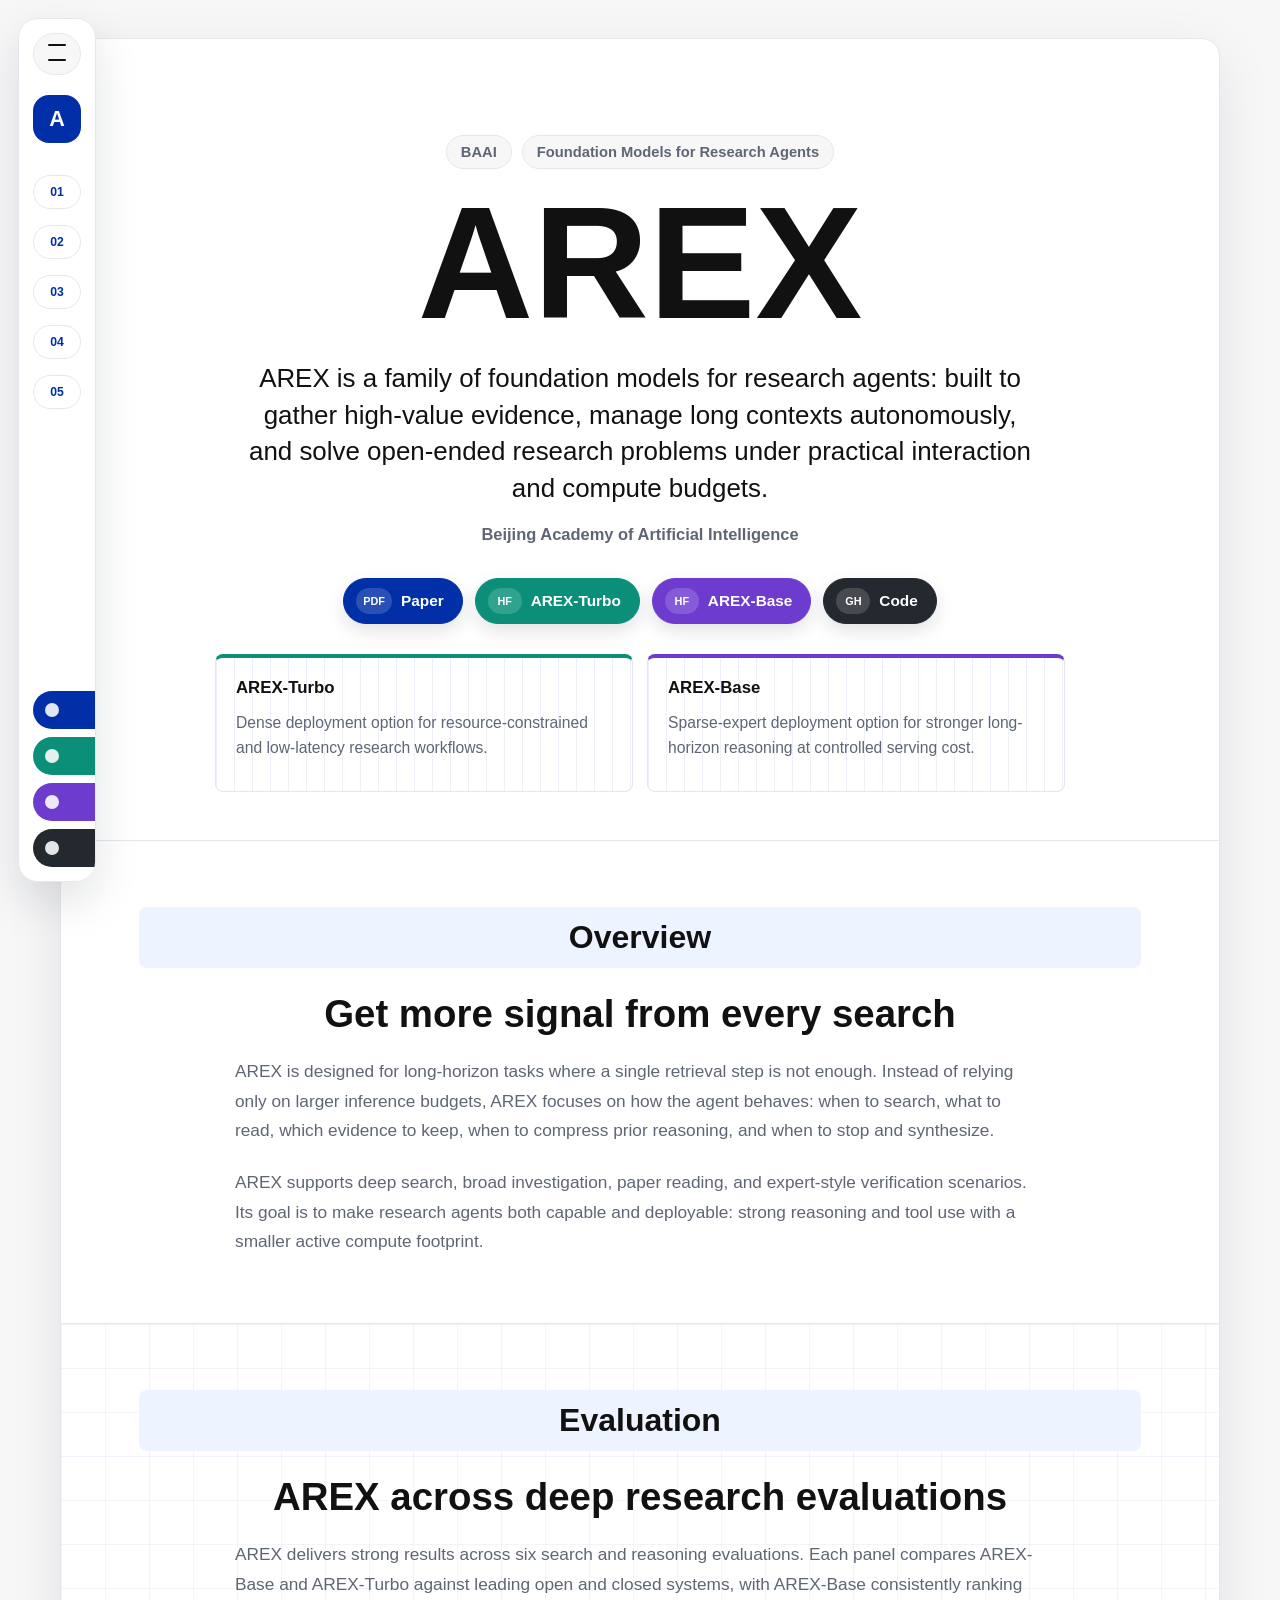
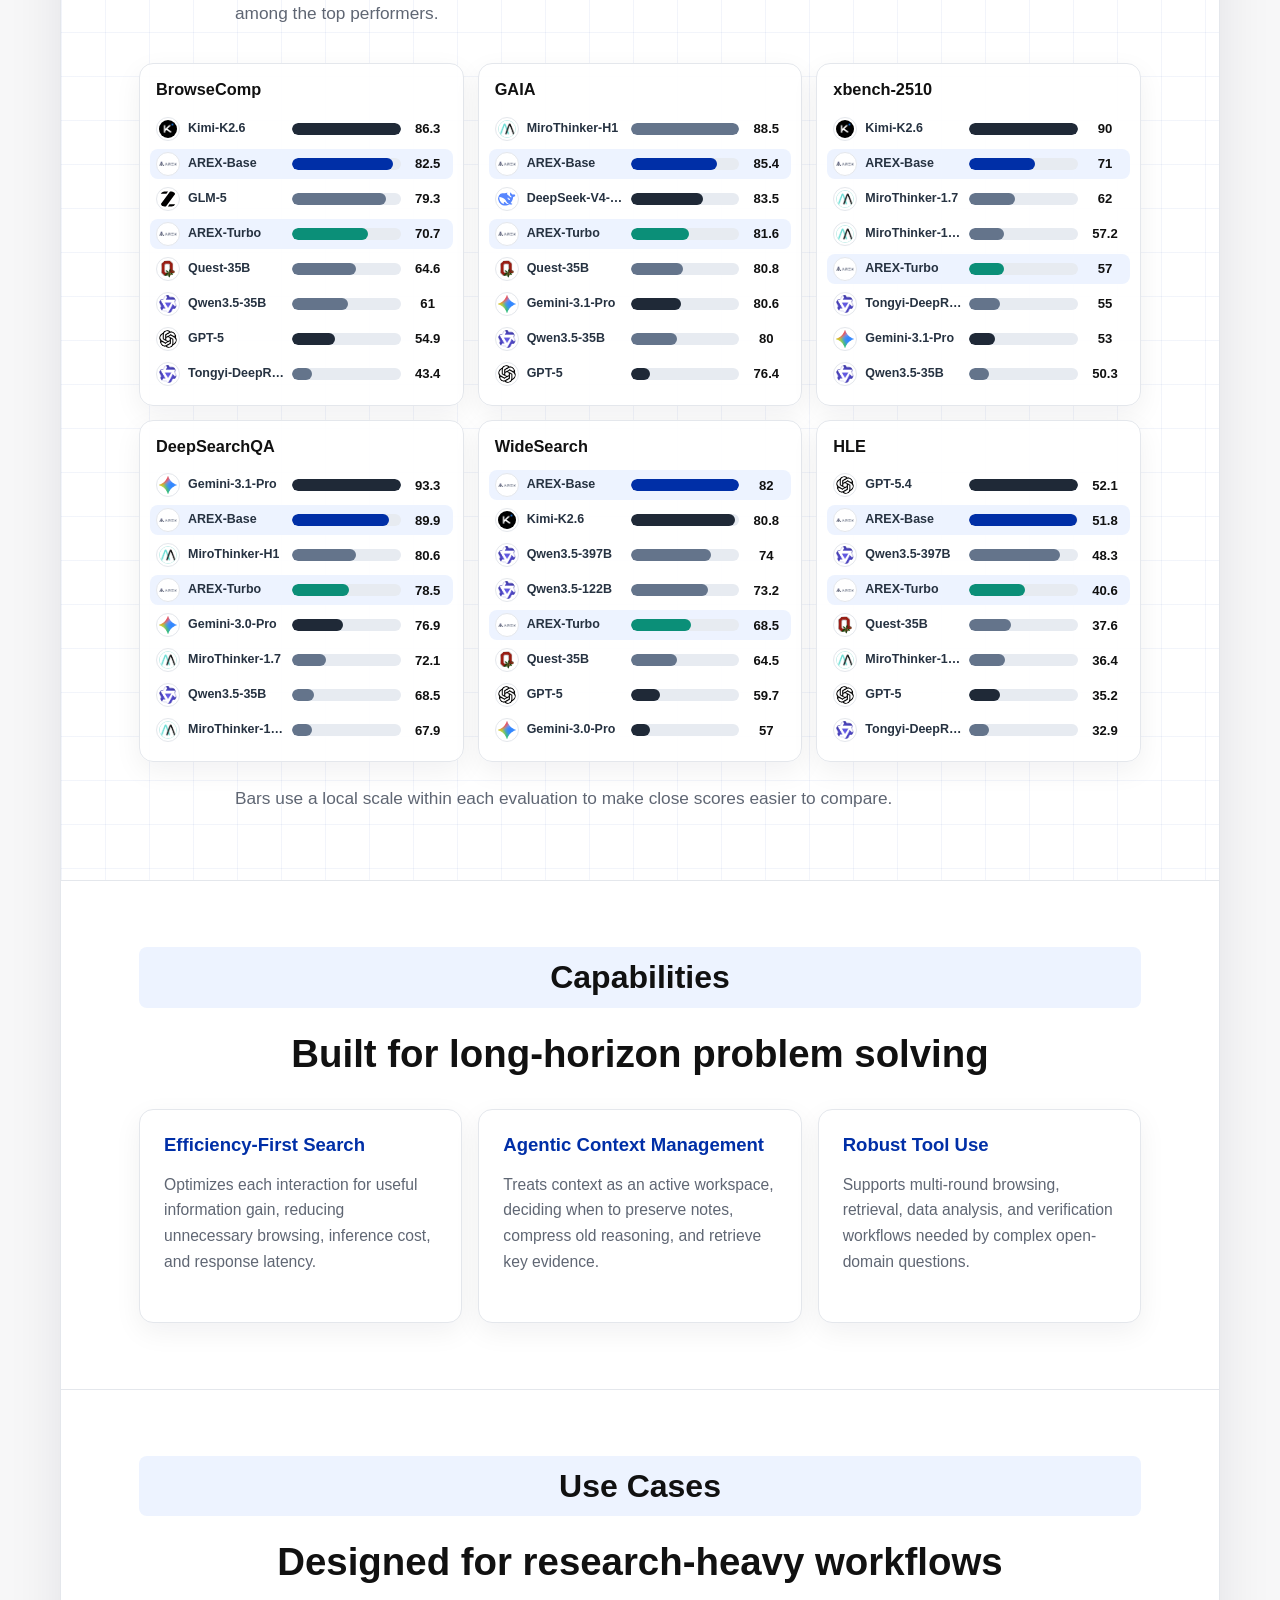
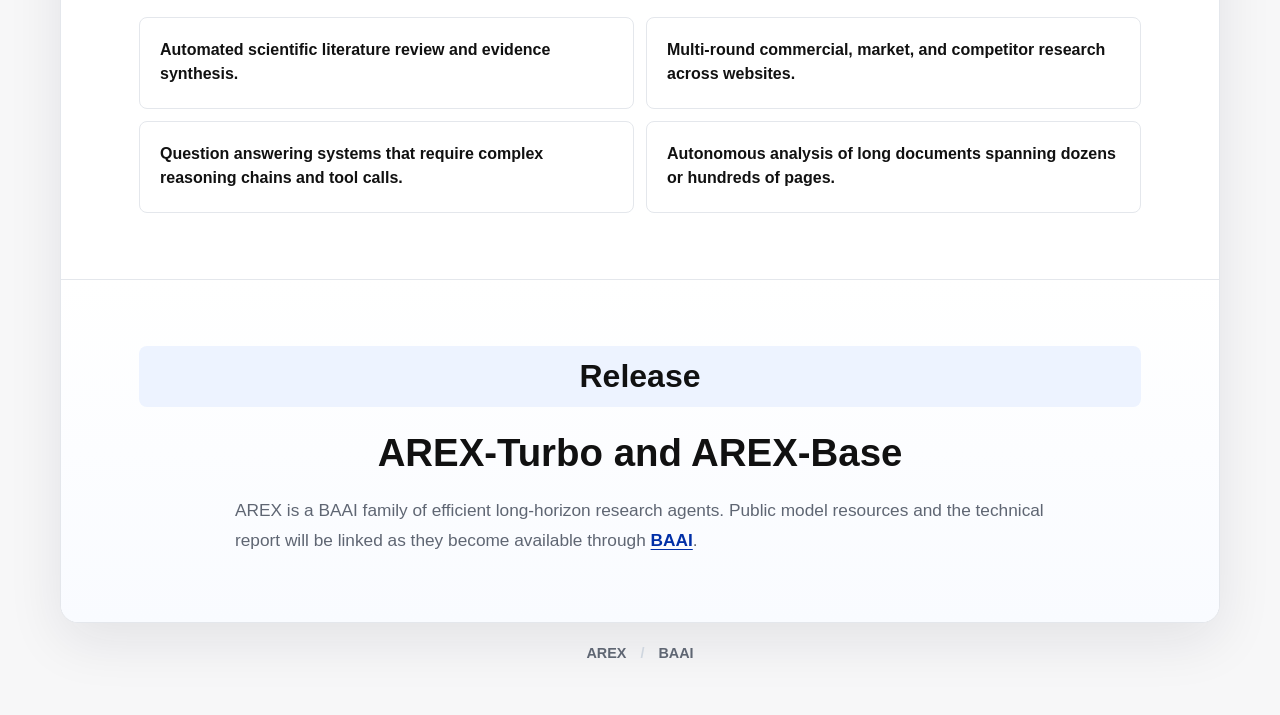
<file: index.html>
<!DOCTYPE html>
<html lang="en">
  <head>
    <meta charset="UTF-8" />
    <meta http-equiv="refresh" content="0; url=./web/" />
    <meta name="viewport" content="width=device-width, initial-scale=1.0" />
    <meta
      name="description"
      content="AREX is a family of efficient long-horizon research agents with agentic context management, robust tool use, and strong deep-search reasoning."
    />
    <title>AREX | Efficient Long-Horizon Research Agents</title>
    <link rel="canonical" href="./web/" />
    <script>
      window.location.replace("./web/");
    </script>
  </head>
  <body>
    <h1>AREX</h1>
    <p>Efficient Long-Horizon Research Agents</p>
    <p><a href="./web/">Open the AREX project page</a></p>
  </body>
</html>
</file>
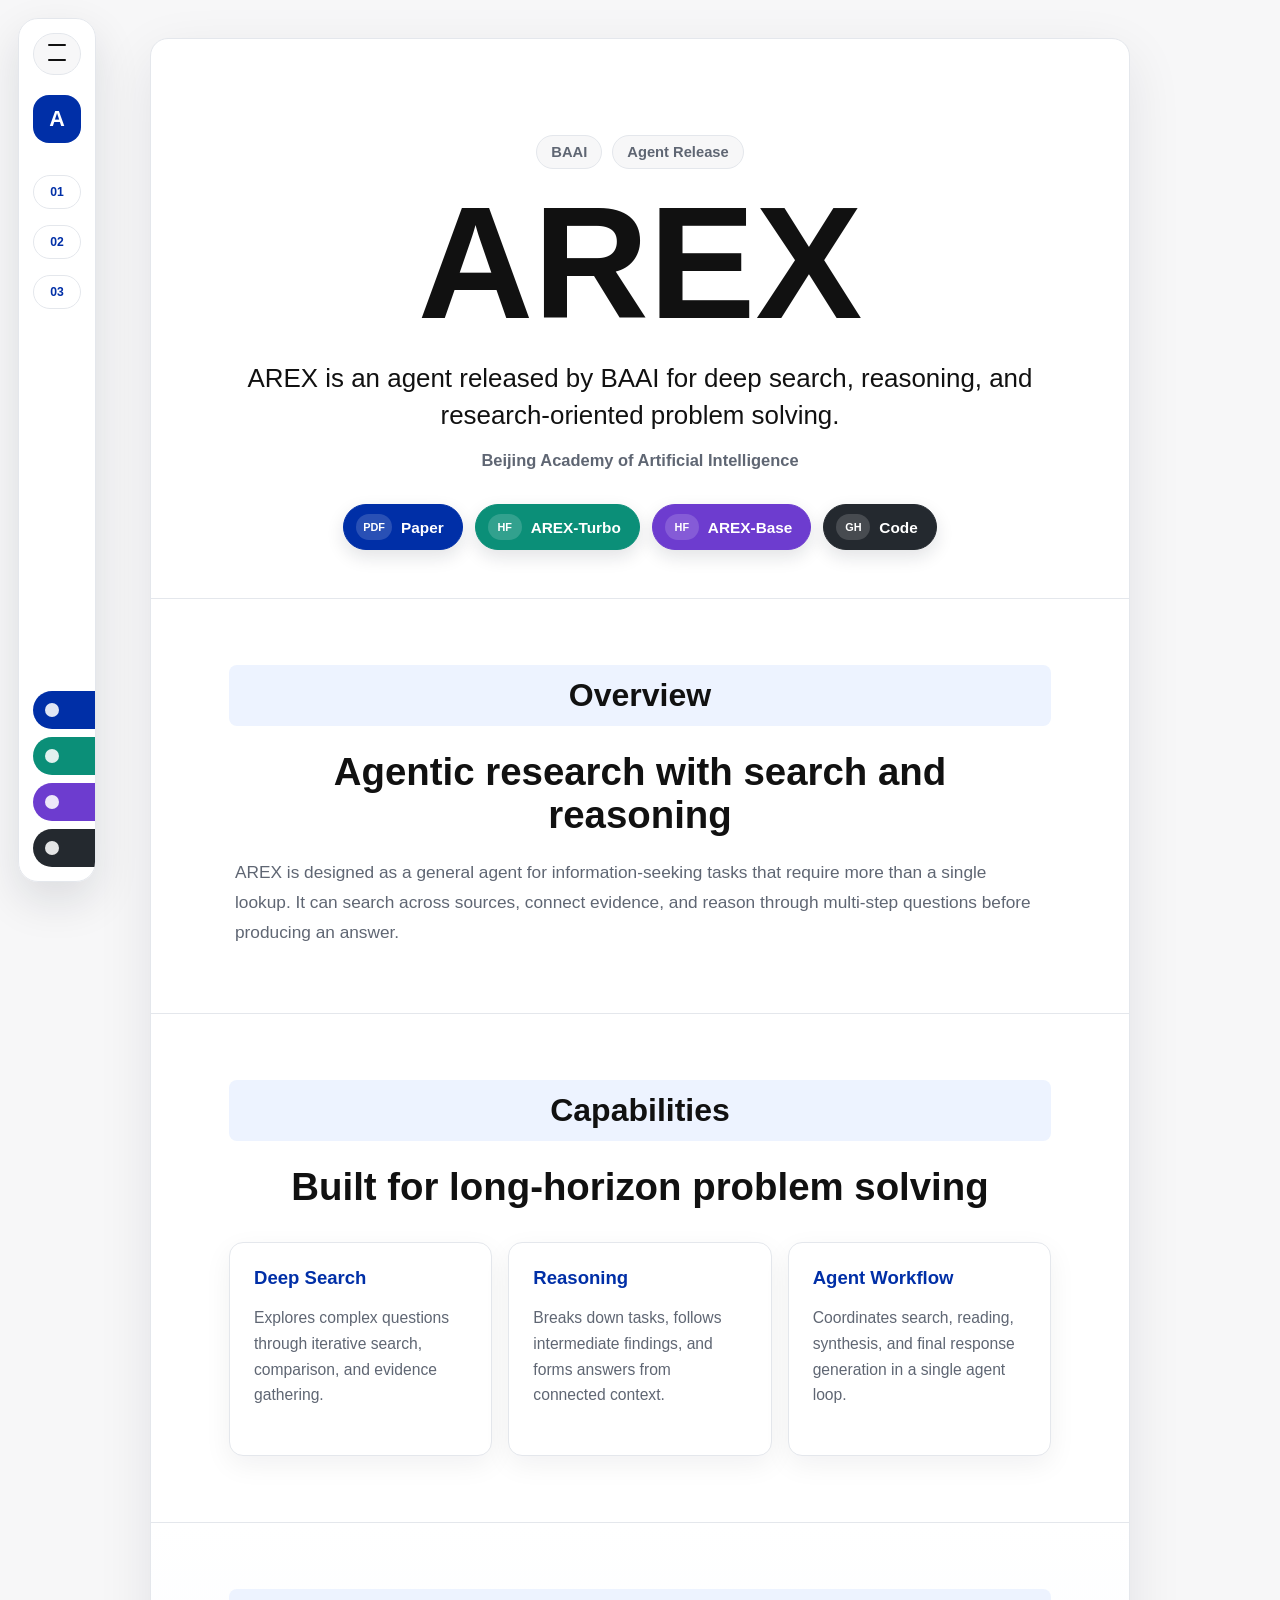
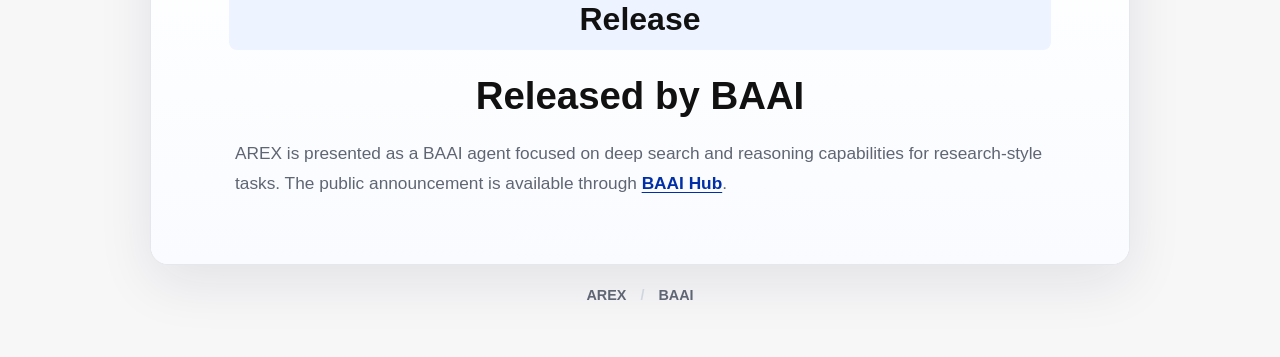
<file: AREX-page/index.html>
<!DOCTYPE html>
<html lang="en">
  <head>
    <meta charset="UTF-8" />
    <meta name="viewport" content="width=device-width, initial-scale=1.0" />
    <title>AREX | BAAI</title>
    <meta
      name="description"
      content="AREX is an agent released by BAAI with deep search, reasoning, and agentic research capabilities."
    />
    <link rel="stylesheet" href="./styles.css" />
  </head>
  <body>
    <input class="sidebar-toggle" type="checkbox" id="sidebar-toggle" aria-label="Toggle sidebar" />
    <aside class="side-rail" aria-label="AREX sidebar">
      <label class="side-toggle-button" for="sidebar-toggle" aria-label="Toggle sidebar">
        <span></span>
        <span></span>
      </label>
      <a class="side-brand" href="#top" aria-label="AREX home">
        <span class="side-brand-mark">A</span>
        <span class="side-label">AREX</span>
      </a>
      <nav class="side-nav" aria-label="Section navigation">
        <a href="#overview">
          <span class="side-nav-index">01</span>
          <span class="side-label">Overview</span>
        </a>
        <a href="#capabilities">
          <span class="side-nav-index">02</span>
          <span class="side-label">Capabilities</span>
        </a>
        <a href="#release">
          <span class="side-nav-index">03</span>
          <span class="side-label">Release</span>
        </a>
      </nav>
      <div class="side-resources" aria-label="Resource shortcuts">
        <a class="side-resource paper" href="#"><span class="side-label">Paper</span></a>
        <a class="side-resource turbo" href="#"><span class="side-label">AREX-Turbo</span></a>
        <a class="side-resource base" href="#"><span class="side-label">AREX-Base</span></a>
        <a class="side-resource code" href="#"><span class="side-label">Code</span></a>
      </div>
    </aside>
    <div class="site-shell">
      <main id="top" class="article-shell">
        <article class="article">
          <section class="cover" aria-labelledby="title">
            <div class="article-meta-row">
              <span>BAAI</span>
              <span>Agent Release</span>
            </div>
            <h1 id="title">AREX</h1>
            <p class="lead">
              AREX is an agent released by BAAI for deep search, reasoning, and
              research-oriented problem solving.
            </p>
            <p class="affiliation">Beijing Academy of Artificial Intelligence</p>

            <div class="resource-links" aria-label="AREX resources">
              <a class="resource-link link-paper" href="#">
                <span class="resource-icon">PDF</span>
                <strong>Paper</strong>
              </a>
              <a class="resource-link link-turbo" href="#">
                <span class="resource-icon">HF</span>
                <strong>AREX-Turbo</strong>
              </a>
              <a class="resource-link link-base" href="#">
                <span class="resource-icon">HF</span>
                <strong>AREX-Base</strong>
              </a>
              <a class="resource-link link-code" href="#">
                <span class="resource-icon">GH</span>
                <strong>Code</strong>
              </a>
            </div>
          </section>

          <section id="overview" class="content-section">
            <h2>Overview</h2>
            <h3>Agentic research with search and reasoning</h3>
            <p>
              AREX is designed as a general agent for information-seeking tasks
              that require more than a single lookup. It can search across
              sources, connect evidence, and reason through multi-step questions
              before producing an answer.
            </p>
          </section>

          <section id="capabilities" class="content-section">
            <h2>Capabilities</h2>
            <h3>Built for long-horizon problem solving</h3>
            <div class="capability-grid">
              <div class="capability-card">
                <h4>Deep Search</h4>
                <p>
                  Explores complex questions through iterative search,
                  comparison, and evidence gathering.
                </p>
              </div>
              <div class="capability-card">
                <h4>Reasoning</h4>
                <p>
                  Breaks down tasks, follows intermediate findings, and forms
                  answers from connected context.
                </p>
              </div>
              <div class="capability-card">
                <h4>Agent Workflow</h4>
                <p>
                  Coordinates search, reading, synthesis, and final response
                  generation in a single agent loop.
                </p>
              </div>
            </div>
          </section>

          <section id="release" class="content-section release-section">
            <h2>Release</h2>
            <h3>Released by BAAI</h3>
            <p>
              AREX is presented as a BAAI agent focused on deep search and
              reasoning capabilities for research-style tasks. The public
              announcement is available through
              <a href="https://hub.baai.ac.cn/view/55514" target="_blank" rel="noopener">BAAI Hub</a>.
            </p>
          </section>
        </article>
      </main>

      <footer class="site-footer">
        <span>AREX</span>
        <span>BAAI</span>
      </footer>
    </div>
  </body>
</html>
</file>
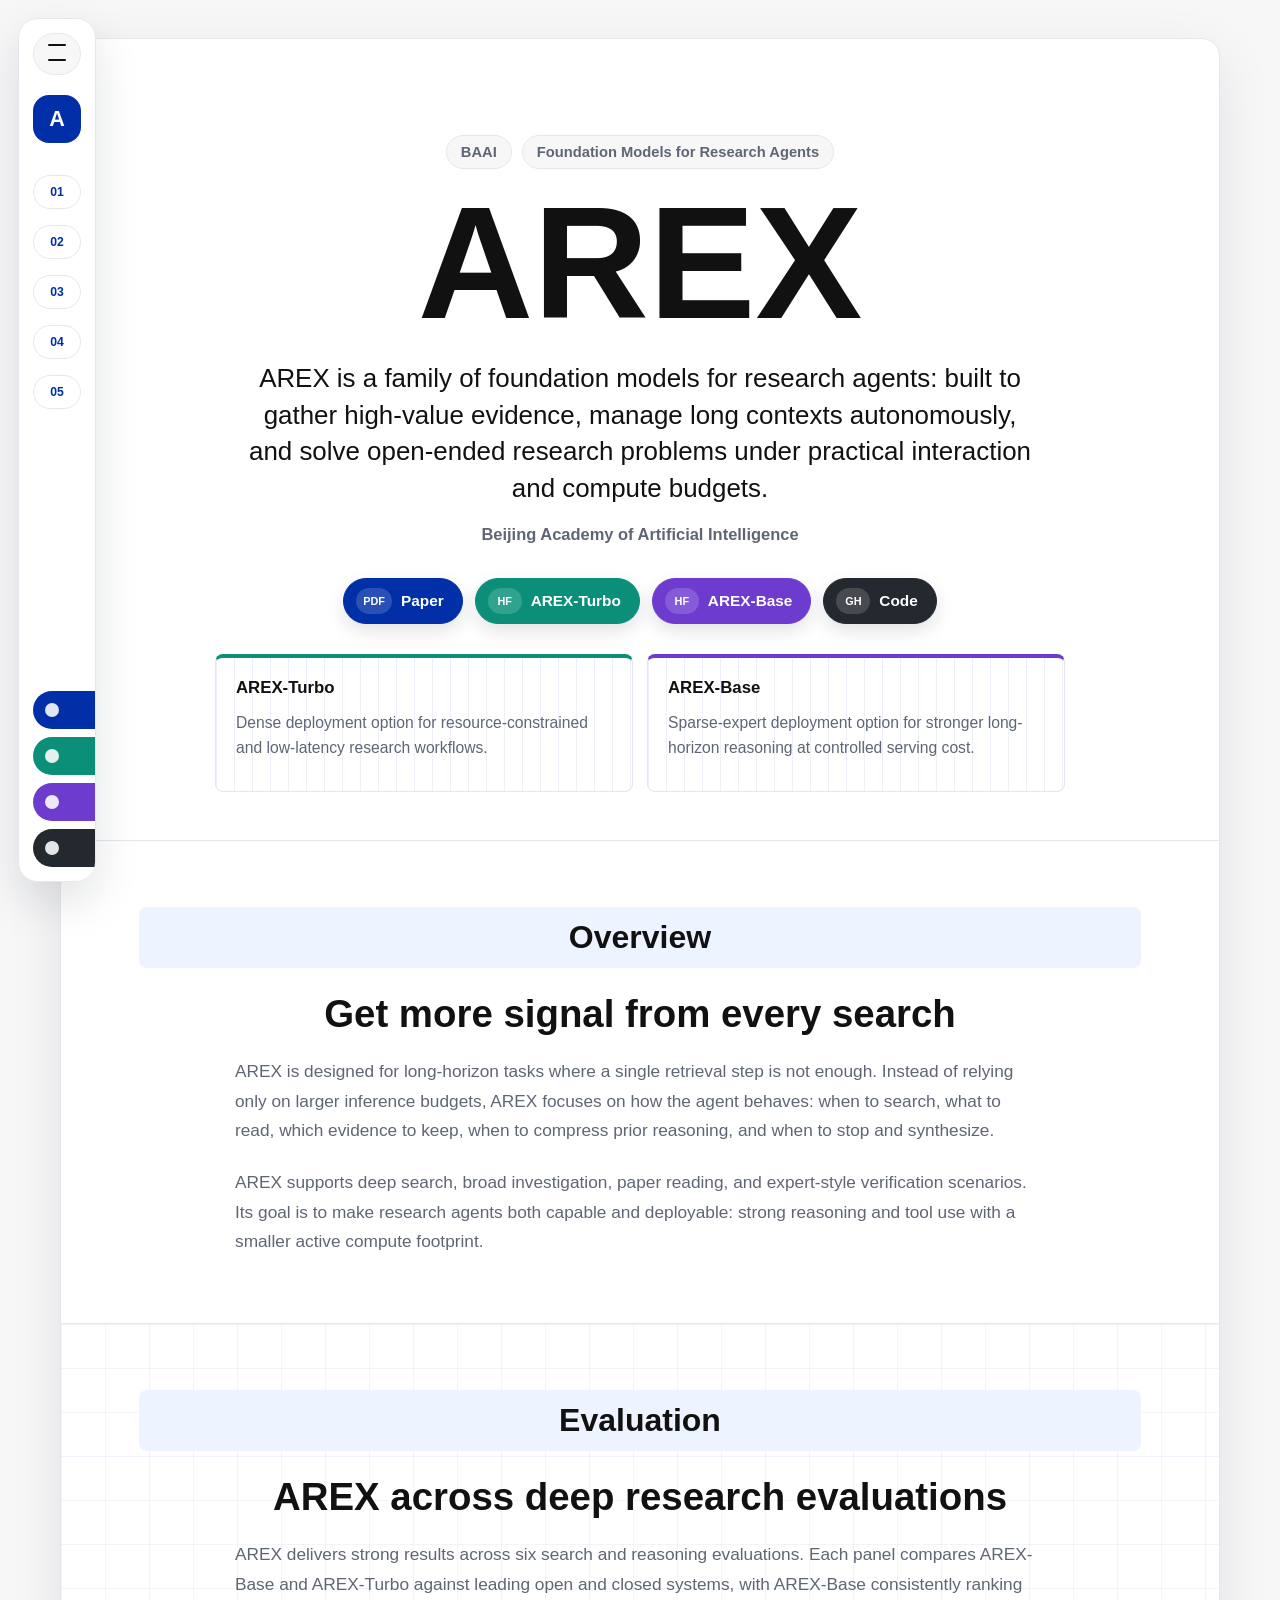
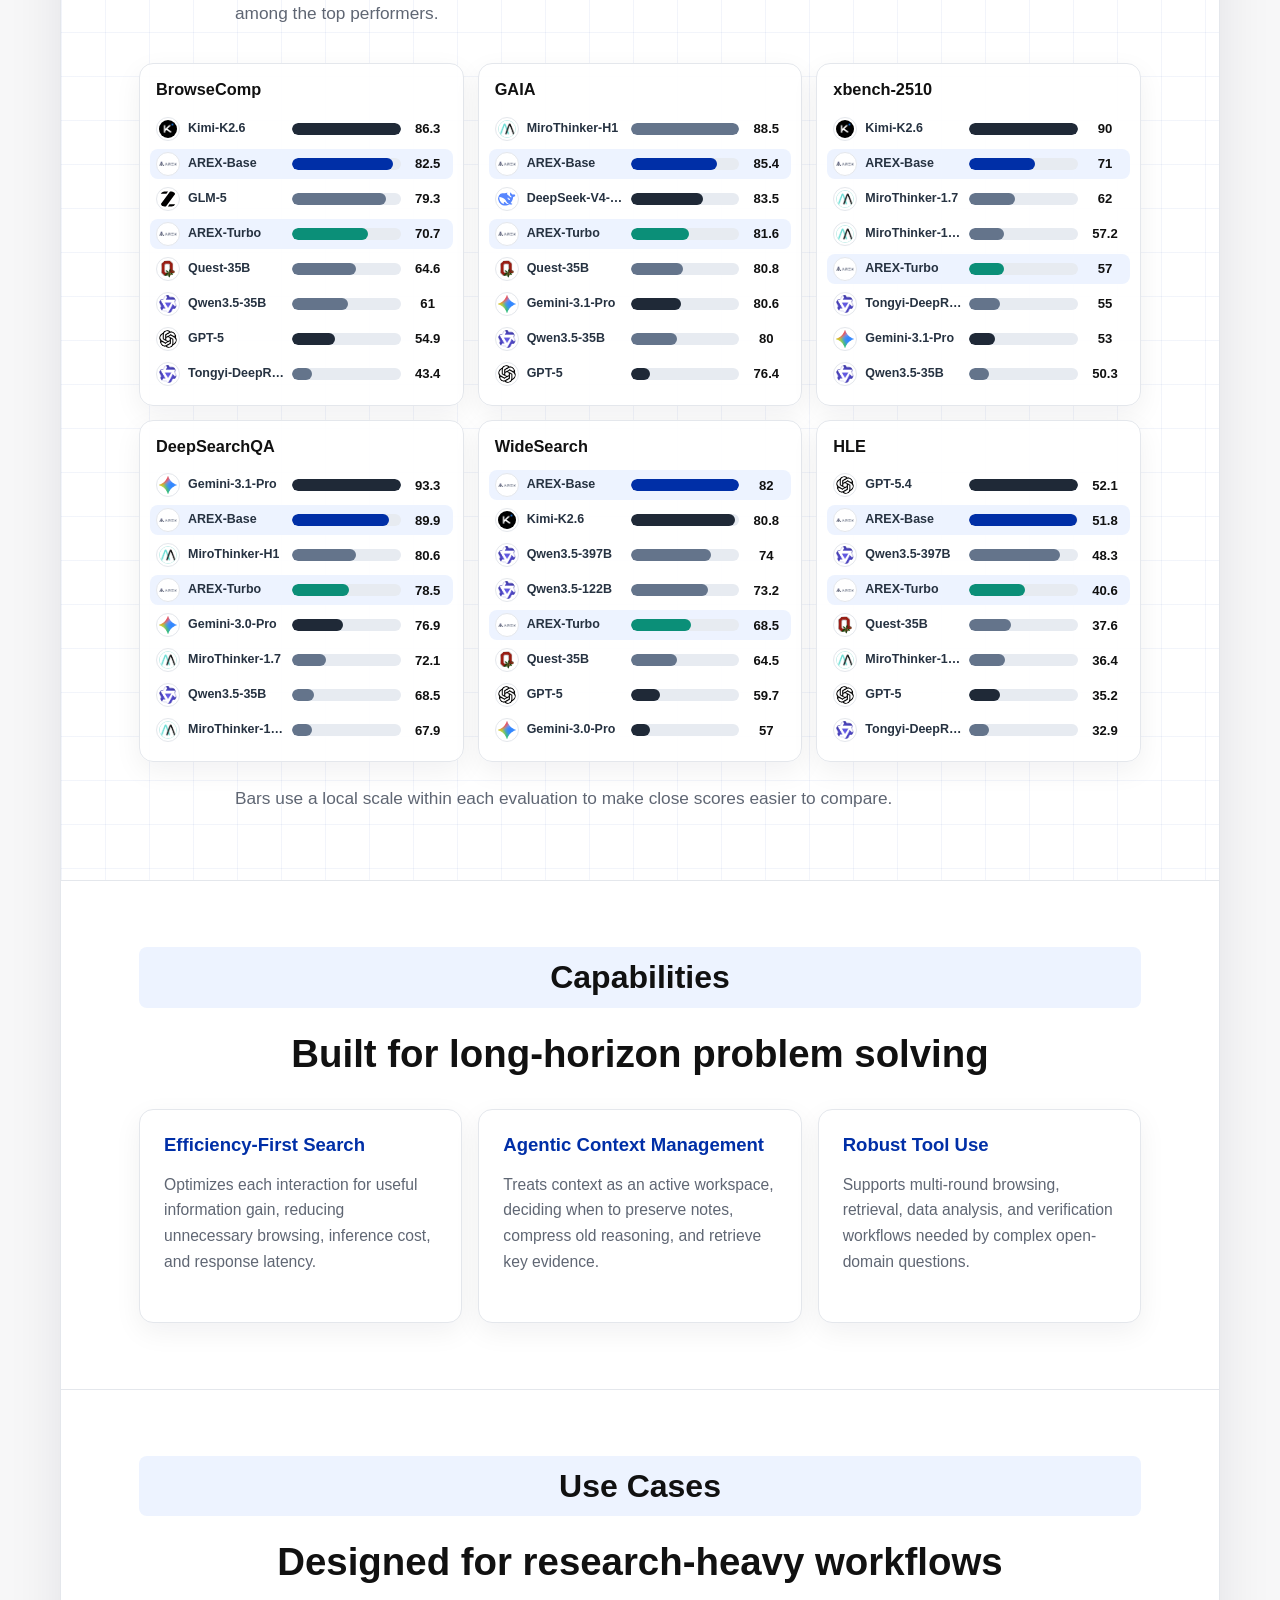
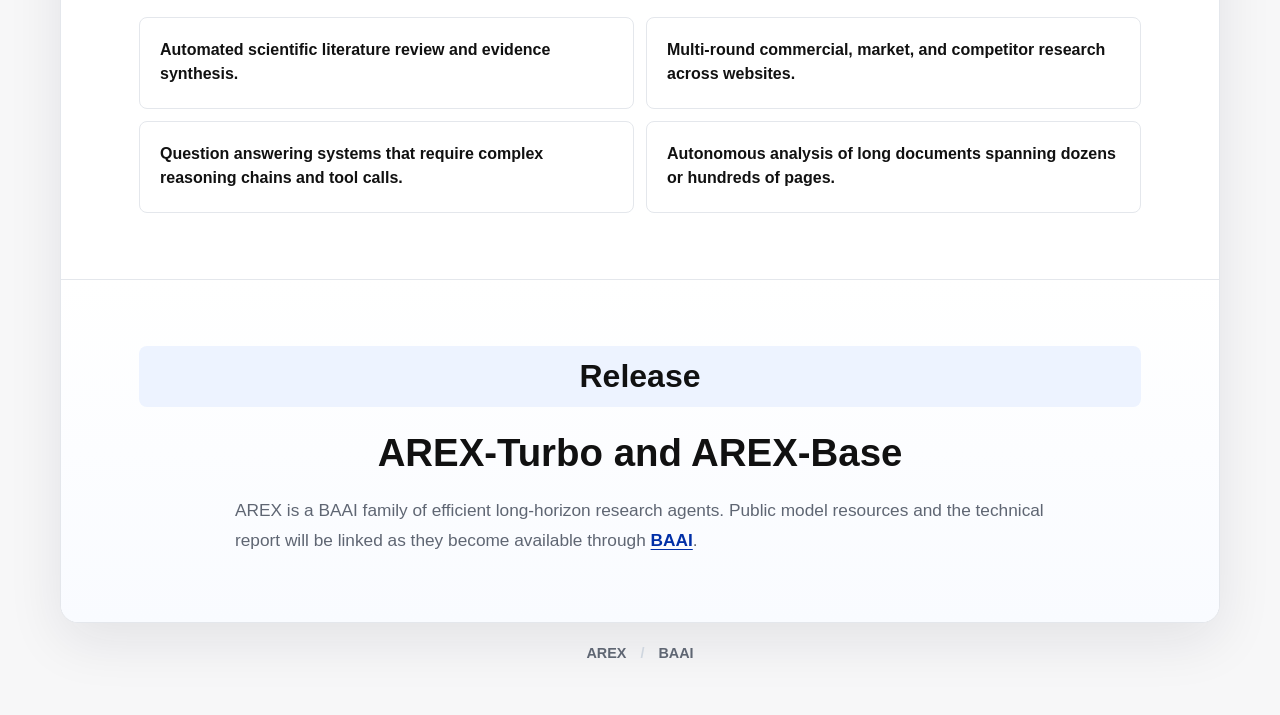
<file: web/index.html>
<!DOCTYPE html>
<html lang="en">
  <head>
    <meta charset="UTF-8" />
    <meta name="viewport" content="width=device-width, initial-scale=1.0" />
    <title>AREX | BAAI</title>
    <meta
      name="description"
      content="AREX is a family of foundation models for research agents, with agentic context management, robust tool use, and strong deep-search reasoning."
    />
    <link rel="stylesheet" href="./styles.css" />
  </head>
  <body>
    <input class="sidebar-toggle" type="checkbox" id="sidebar-toggle" aria-label="Toggle sidebar" />
    <aside class="side-rail" aria-label="AREX sidebar">
      <label class="side-toggle-button" for="sidebar-toggle" aria-label="Toggle sidebar">
        <span></span>
        <span></span>
      </label>
      <a class="side-brand" href="#top" aria-label="AREX home">
        <span class="side-brand-mark">A</span>
        <span class="side-label">AREX</span>
      </a>
      <nav class="side-nav" aria-label="Section navigation">
        <a href="#overview">
          <span class="side-nav-index">01</span>
          <span class="side-label">Overview</span>
        </a>
        <a href="#benchmarks">
          <span class="side-nav-index">02</span>
          <span class="side-label">Evaluation</span>
        </a>
        <a href="#capabilities">
          <span class="side-nav-index">03</span>
          <span class="side-label">Capabilities</span>
        </a>
        <a href="#use-cases">
          <span class="side-nav-index">04</span>
          <span class="side-label">Use Cases</span>
        </a>
        <a href="#release">
          <span class="side-nav-index">05</span>
          <span class="side-label">Release</span>
        </a>
      </nav>
      <div class="side-resources" aria-label="Resource shortcuts">
        <a class="side-resource paper" href="#"><span class="side-label">Paper</span></a>
        <a class="side-resource turbo" href="#"><span class="side-label">AREX-Turbo</span></a>
        <a class="side-resource base" href="#"><span class="side-label">AREX-Base</span></a>
        <a class="side-resource code" href="https://github.com/545999961/AREX" target="_blank" rel="noopener"><span class="side-label">Code</span></a>
      </div>
    </aside>
    <div class="site-shell">
      <main id="top" class="article-shell">
        <article class="article">
          <section class="cover" aria-labelledby="title">
            <div class="article-meta-row">
              <span>BAAI</span>
              <span>Foundation Models for Research Agents</span>
            </div>
            <h1 id="title">AREX</h1>
            <p class="lead">
              AREX is a family of foundation models for research agents:
              built to gather high-value evidence, manage long contexts autonomously,
              and solve open-ended research problems under practical interaction and compute budgets.
            </p>
            <p class="affiliation">Beijing Academy of Artificial Intelligence</p>

            <div class="resource-links" aria-label="AREX resources">
              <a class="resource-link link-paper" href="#">
                <span class="resource-icon">PDF</span>
                <strong>Paper</strong>
              </a>
              <a class="resource-link link-turbo" href="#">
                <span class="resource-icon">HF</span>
                <strong>AREX-Turbo</strong>
              </a>
              <a class="resource-link link-base" href="#">
                <span class="resource-icon">HF</span>
                <strong>AREX-Base</strong>
              </a>
              <a class="resource-link link-code" href="https://github.com/545999961/AREX" target="_blank" rel="noopener">
                <span class="resource-icon">GH</span>
                <strong>Code</strong>
              </a>
            </div>

            <div class="model-strip" aria-label="AREX model options">
              <div class="model-card model-card-turbo">
                <span class="model-name">AREX-Turbo</span>
                <p>Dense deployment option for resource-constrained and low-latency research workflows.</p>
              </div>
              <div class="model-card model-card-base">
                <span class="model-name">AREX-Base</span>
                <p>Sparse-expert deployment option for stronger long-horizon reasoning at controlled serving cost.</p>
              </div>
            </div>
          </section>

          <section id="overview" class="content-section">
            <h2>Overview</h2>
            <h3>Get more signal from every search</h3>
            <p>
              AREX is designed for long-horizon tasks where a single retrieval step
              is not enough. Instead of relying only on larger inference budgets,
              AREX focuses on how the agent behaves: when to search, what to read,
              which evidence to keep, when to compress prior reasoning, and when to
              stop and synthesize.
            </p>
            <p>
              AREX supports deep search, broad investigation, paper reading, and
              expert-style verification scenarios. Its goal is to make
              research agents both capable and deployable: strong reasoning and tool
              use with a smaller active compute footprint.
            </p>
          </section>

          <section id="benchmarks" class="content-section benchmark-section" aria-labelledby="benchmarks-title">
            <h2>Evaluation</h2>
            <h3 id="benchmarks-title">AREX across deep research evaluations</h3>
            <p>
              AREX delivers strong results across six search and reasoning
              evaluations. Each panel compares AREX-Base and AREX-Turbo against
              leading open and closed systems, with AREX-Base consistently ranking
              among the top performers.
            </p>
            <div
              class="benchmark-comparison-grid"
              id="benchmarkComparisonGrid"
              aria-label="AREX evaluation comparison charts"
            ></div>
            <p class="benchmark-note">
              Bars use a local scale within each evaluation to make close scores
              easier to compare.
            </p>
            <noscript>
              <img
                class="benchmark-static-image"
                src="./figure/benchmark-snapshot.svg"
                alt="AREX evaluation results across BrowseComp, GAIA, xbench-2510, DeepSearchQA, WideSearch, and HLE."
              />
            </noscript>
          </section>

          <section id="capabilities" class="content-section">
            <h2>Capabilities</h2>
            <h3>Built for long-horizon problem solving</h3>
            <div class="capability-grid">
              <div class="capability-card">
                <h4>Efficiency-First Search</h4>
                <p>
                  Optimizes each interaction for useful information gain, reducing
                  unnecessary browsing, inference cost, and response latency.
                </p>
              </div>
              <div class="capability-card">
                <h4>Agentic Context Management</h4>
                <p>
                  Treats context as an active workspace, deciding when to preserve
                  notes, compress old reasoning, and retrieve key evidence.
                </p>
              </div>
              <div class="capability-card">
                <h4>Robust Tool Use</h4>
                <p>
                  Supports multi-round browsing, retrieval, data analysis, and
                  verification workflows needed by complex open-domain questions.
                </p>
              </div>
            </div>
          </section>

          <section id="use-cases" class="content-section">
            <h2>Use Cases</h2>
            <h3>Designed for research-heavy workflows</h3>
            <div class="use-case-list">
              <div>Automated scientific literature review and evidence synthesis.</div>
              <div>Multi-round commercial, market, and competitor research across websites.</div>
              <div>Question answering systems that require complex reasoning chains and tool calls.</div>
              <div>Autonomous analysis of long documents spanning dozens or hundreds of pages.</div>
            </div>
          </section>

          <section id="release" class="content-section release-section">
            <h2>Release</h2>
            <h3>AREX-Turbo and AREX-Base</h3>
            <p>
              AREX is a BAAI family of efficient long-horizon research agents.
              Public model resources and the technical report will be linked
              as they become available through
              <a href="https://huggingface.co/BAAI" target="_blank" rel="noopener">BAAI</a>.
            </p>
          </section>
        </article>
      </main>

      <footer class="site-footer">
        <span>AREX</span>
        <span>BAAI</span>
      </footer>
    </div>
    <script>
      const AREX_LABELS = new Set(["AREX-Base", "AREX-Turbo"]);

      const MODEL_ICONS = {
        "GPT-5.4": "figure/openai.png",
        "GPT-5": "figure/openai.png",
        "Opus-4.8": "figure/claude.svg",
        "Opus-4.6": "figure/claude.svg",
        "Gemini-3.1-Pro": "figure/gemini.png",
        "Gemini-3.0-Pro": "figure/gemini.png",
        "GLM-5": "figure/glm.svg",
        "Kimi-K2.6": "figure/kimi.webp",
        "Kimi-K2.5": "figure/kimi.webp",
        "DeepSeek-V4-Flash": "figure/deepseek.svg",
        "DeepSeek-V4-Pro": "figure/deepseek.svg",
        "Qwen3.5-35B": "figure/tongyi.png",
        "Qwen3.5-122B": "figure/tongyi.png",
        "Qwen3.5-397B": "figure/tongyi.png",
        "Tongyi-DeepResearch": "figure/tongyi.png",
        "Quest-35B": "figure/osu_nlp.png",
        "MiroThinker-1.7-mini": "figure/mirothinker.png",
        "MiroThinker-1.7": "figure/mirothinker.png",
        "MiroThinker-H1": "figure/mirothinker.png",
        "Fort-Searcher": "figure/rucaibox.png",
        "AREX-Base": "figure/arex.png",
        "AREX-Turbo": "figure/arex.png"
      };

      const benchmarkCharts = [
        {
          title: "BrowseComp",
          bars: [
            { label: "Kimi-K2.6", value: 86.3, role: "closed" },
            { label: "AREX-Base", value: 82.5, role: "arex-base" },
            { label: "GLM-5", value: 79.3, role: "open" },
            { label: "AREX-Turbo", value: 70.7, role: "arex-turbo" },
            { label: "Quest-35B", value: 64.6, role: "open" },
            { label: "Qwen3.5-35B", value: 61.0, role: "open" },
            { label: "GPT-5", value: 54.9, role: "closed" },
            { label: "Tongyi-DeepResearch", value: 43.4, role: "open" }
          ]
        },
        {
          title: "GAIA",
          bars: [
            { label: "MiroThinker-H1", value: 88.5, role: "open" },
            { label: "AREX-Base", value: 85.4, role: "arex-base" },
            { label: "DeepSeek-V4-Flash", value: 83.5, role: "closed" },
            { label: "AREX-Turbo", value: 81.6, role: "arex-turbo" },
            { label: "Quest-35B", value: 80.8, role: "open" },
            { label: "Gemini-3.1-Pro", value: 80.6, role: "closed" },
            { label: "Qwen3.5-35B", value: 80.0, role: "open" },
            { label: "GPT-5", value: 76.4, role: "closed" }
          ]
        },
        {
          title: "xbench-2510",
          bars: [
            { label: "Kimi-K2.6", value: 90.0, role: "closed" },
            { label: "AREX-Base", value: 71.0, role: "arex-base" },
            { label: "MiroThinker-1.7", value: 62.0, role: "open" },
            { label: "MiroThinker-1.7-mini", value: 57.2, role: "open" },
            { label: "AREX-Turbo", value: 57.0, role: "arex-turbo" },
            { label: "Tongyi-DeepResearch", value: 55.0, role: "open" },
            { label: "Gemini-3.1-Pro", value: 53.0, role: "closed" },
            { label: "Qwen3.5-35B", value: 50.3, role: "open" }
          ]
        },
        {
          title: "DeepSearchQA",
          bars: [
            { label: "Gemini-3.1-Pro", value: 93.3, role: "closed" },
            { label: "AREX-Base", value: 89.9, role: "arex-base" },
            { label: "MiroThinker-H1", value: 80.6, role: "open" },
            { label: "AREX-Turbo", value: 78.5, role: "arex-turbo" },
            { label: "Gemini-3.0-Pro", value: 76.9, role: "closed" },
            { label: "MiroThinker-1.7", value: 72.1, role: "open" },
            { label: "Qwen3.5-35B", value: 68.5, role: "open" },
            { label: "MiroThinker-1.7-mini", value: 67.9, role: "open" }
          ]
        },
        {
          title: "WideSearch",
          bars: [
            { label: "AREX-Base", value: 82.0, role: "arex-base" },
            { label: "Kimi-K2.6", value: 80.8, role: "closed" },
            { label: "Qwen3.5-397B", value: 74.0, role: "open" },
            { label: "Qwen3.5-122B", value: 73.2, role: "open" },
            { label: "AREX-Turbo", value: 68.5, role: "arex-turbo" },
            { label: "Quest-35B", value: 64.5, role: "open" },
            { label: "GPT-5", value: 59.7, role: "closed" },
            { label: "Gemini-3.0-Pro", value: 57.0, role: "closed" }
          ]
        },
        {
          title: "HLE",
          bars: [
            { label: "GPT-5.4", value: 52.1, role: "closed" },
            { label: "AREX-Base", value: 51.8, role: "arex-base" },
            { label: "Qwen3.5-397B", value: 48.3, role: "open" },
            { label: "AREX-Turbo", value: 40.6, role: "arex-turbo" },
            { label: "Quest-35B", value: 37.6, role: "open" },
            { label: "MiroThinker-1.7-mini", value: 36.4, role: "open" },
            { label: "GPT-5", value: 35.2, role: "closed" },
            { label: "Tongyi-DeepResearch", value: 32.9, role: "open" }
          ]
        }
      ];

      const roleColors = {
        "arex-base": "#002fa7",
        "arex-turbo": "#0b8f78",
        closed: "#1f2937",
        open: "#64748b"
      };

      const benchmarkGrid = document.getElementById("benchmarkComparisonGrid");

      if (benchmarkGrid) {
        benchmarkCharts.forEach((benchmark) => {
          const sorted = [...benchmark.bars].sort((a, b) => b.value - a.value);
          const maxValue = Math.max(...sorted.map((bar) => bar.value));
          const minValue = Math.min(...sorted.map((bar) => bar.value));
          const valueRange = Math.max(maxValue - minValue, 1);

          const card = document.createElement("section");
          card.className = "benchmark-card";

          const heading = document.createElement("div");
          heading.className = "benchmark-card-heading";

          const title = document.createElement("h4");
          title.textContent = benchmark.title;
          heading.appendChild(title);

          card.appendChild(heading);

          const chart = document.createElement("div");
          chart.className = "benchmark-chart";
          chart.setAttribute("role", "img");
          chart.setAttribute("aria-label", `${benchmark.title} evaluation comparison`);

          sorted.forEach((bar) => {
            const row = document.createElement("div");
            row.className = `benchmark-row${AREX_LABELS.has(bar.label) ? " is-arex" : ""}`;

            const label = document.createElement("span");
            label.className = "benchmark-label";

            const iconSrc = MODEL_ICONS[bar.label];
            if (iconSrc) {
              const icon = document.createElement("img");
              icon.className = "benchmark-icon";
              icon.src = iconSrc;
              icon.alt = "";
              icon.loading = "lazy";
              label.appendChild(icon);
            }

            const name = document.createElement("span");
            name.className = "benchmark-name";
            name.textContent = bar.label;
            name.title = bar.label;
            label.appendChild(name);
            row.appendChild(label);

            const track = document.createElement("span");
            track.className = "benchmark-track";

            const fill = document.createElement("span");
            fill.className = "benchmark-fill";
            const localWidth = 18 + ((bar.value - minValue) / valueRange) * 82;
            fill.style.setProperty("--bar-width", `${localWidth}%`);
            fill.style.setProperty("--bar-color", roleColors[bar.role] || roleColors.open);
            track.appendChild(fill);
            row.appendChild(track);

            const value = document.createElement("span");
            value.className = "benchmark-value";
            value.textContent = bar.value.toFixed(bar.value % 1 === 0 ? 0 : 1);
            row.appendChild(value);

            chart.appendChild(row);
          });

          card.appendChild(chart);
          benchmarkGrid.appendChild(card);
        });
      }
    </script>
  </body>
</html>
</file>
<file: AREX-page/styles.css>
:root {
  --bg: #f7f7f8;
  --paper: #ffffff;
  --text: #111111;
  --muted: #5f6673;
  --line: #e4e7ec;
  --line-strong: #cfd6df;
  --accent: #002fa7;
  --accent-soft: #edf3ff;
  --button: #20242c;
  --button-hover: #111111;
  --paper-link: #002fa7;
  --turbo-link: #0b8f78;
  --base-link: #6d3ccf;
  --code-link: #24292f;
  --shadow: 0 18px 55px rgba(17, 24, 39, 0.09);
  --content-width: 980px;
}

* {
  box-sizing: border-box;
}

html {
  scroll-behavior: smooth;
}

body {
  margin: 0;
  background: var(--bg);
  color: var(--text);
  font-family: "Helvetica Neue", Helvetica, Arial, sans-serif;
  letter-spacing: 0;
}

.sidebar-toggle {
  position: fixed;
  width: 1px;
  height: 1px;
  opacity: 0;
  pointer-events: none;
}

.side-rail {
  position: fixed;
  top: 18px;
  bottom: 18px;
  left: 18px;
  z-index: 30;
  display: grid;
  grid-template-rows: auto auto 1fr auto;
  gap: 20px;
  width: 78px;
  padding: 14px;
  overflow: hidden;
  border: 1px solid var(--line);
  border-radius: 20px;
  background: rgba(255, 255, 255, 0.94);
  box-shadow: 0 18px 45px rgba(17, 24, 39, 0.12);
  backdrop-filter: blur(16px);
  transition: width 180ms ease, box-shadow 180ms ease;
}

.sidebar-toggle:checked + .side-rail,
.side-rail:focus-within {
  width: 246px;
  box-shadow: 0 22px 58px rgba(17, 24, 39, 0.16);
}

.side-toggle-button {
  display: inline-grid;
  place-items: center;
  justify-self: start;
  width: 48px;
  height: 42px;
  cursor: pointer;
  border: 1px solid var(--line);
  border-radius: 999px;
  background: var(--bg);
  transition: background 140ms ease, border-color 140ms ease;
}

.side-toggle-button:hover {
  border-color: var(--line-strong);
  background: #ffffff;
}

.side-toggle-button span {
  width: 18px;
  height: 2px;
  border-radius: 999px;
  background: var(--text);
  transition: transform 160ms ease, width 160ms ease;
}

.side-toggle-button span + span {
  margin-top: -10px;
}

.sidebar-toggle:checked + .side-rail .side-toggle-button span:first-child {
  width: 13px;
  transform: translate(-2px, 4px) rotate(-42deg);
}

.sidebar-toggle:checked + .side-rail .side-toggle-button span:last-child {
  width: 13px;
  transform: translate(-2px, -4px) rotate(42deg);
}

.side-brand,
.side-nav a,
.side-resource {
  display: flex;
  align-items: center;
  gap: 12px;
  min-width: 214px;
}

.side-brand {
  color: var(--text);
  font-weight: 800;
}

.side-brand-mark {
  display: inline-grid;
  place-items: center;
  flex: 0 0 auto;
  width: 48px;
  height: 48px;
  border-radius: 16px;
  background: var(--accent);
  color: #ffffff;
  font-size: 1.35rem;
  font-weight: 800;
}

.side-label {
  opacity: 0;
  white-space: nowrap;
  transition: opacity 120ms ease;
}

.sidebar-toggle:checked + .side-rail .side-label,
.side-rail:focus-within .side-label {
  opacity: 1;
}

.side-nav {
  display: grid;
  align-content: start;
  gap: 8px;
  padding-top: 8px;
}

.side-nav a {
  min-height: 42px;
  color: var(--muted);
  font-size: 0.96rem;
  font-weight: 700;
}

.side-nav a:hover {
  color: var(--text);
}

.side-nav-index {
  display: inline-grid;
  place-items: center;
  flex: 0 0 auto;
  width: 48px;
  height: 34px;
  border: 1px solid var(--line);
  border-radius: 999px;
  color: var(--accent);
  font-size: 0.76rem;
  font-weight: 800;
}

.side-resources {
  display: grid;
  gap: 8px;
}

.side-resource {
  min-height: 38px;
  padding-left: 12px;
  border-radius: 999px;
  color: #ffffff;
  font-size: 0.88rem;
  font-weight: 800;
}

.side-resource::before {
  content: "";
  flex: 0 0 auto;
  width: 14px;
  height: 14px;
  border-radius: 999px;
  background: rgba(255, 255, 255, 0.88);
}

.side-resource.paper {
  background: var(--paper-link);
}

.side-resource.turbo {
  background: var(--turbo-link);
}

.side-resource.base {
  background: var(--base-link);
}

.side-resource.code {
  background: var(--code-link);
}

a {
  color: inherit;
  text-decoration: none;
}

.site-shell {
  width: min(calc(100vw - 32px), var(--content-width));
  margin: 0 auto;
  padding: 38px 0 54px;
  transition: transform 180ms ease;
}

.sidebar-toggle:checked ~ .site-shell {
  transform: translateX(58px);
}

.article-shell {
  width: 100%;
}

.article {
  overflow: hidden;
  border: 1px solid var(--line);
  border-radius: 18px;
  background: var(--paper);
  box-shadow: var(--shadow);
}

.cover {
  padding: clamp(58px, 8vw, 96px) clamp(22px, 6vw, 74px) 48px;
  text-align: center;
}

.article-meta-row {
  display: flex;
  justify-content: center;
  gap: 10px;
  flex-wrap: wrap;
  margin-bottom: 24px;
  color: var(--muted);
  font-size: 0.92rem;
  font-weight: 650;
}

.article-meta-row span {
  display: inline-flex;
  align-items: center;
  min-height: 34px;
  padding: 0 14px;
  border: 1px solid var(--line);
  border-radius: 999px;
  background: var(--bg);
}

h1,
h2,
h3,
h4,
p {
  margin: 0;
}

h1 {
  color: var(--text);
  font-size: clamp(4.8rem, 14vw, 10rem);
  font-weight: 800;
  line-height: 0.88;
  letter-spacing: 0;
}

.lead {
  max-width: 790px;
  margin: 26px auto 0;
  color: var(--text);
  font-size: clamp(1.22rem, 2.2vw, 1.62rem);
  font-weight: 460;
  line-height: 1.42;
}

.affiliation {
  margin-top: 18px;
  color: var(--muted);
  font-size: 1.03rem;
  font-weight: 650;
}

.resource-links {
  display: flex;
  justify-content: center;
  align-items: center;
  gap: 12px;
  flex-wrap: wrap;
  max-width: 850px;
  margin: 34px auto 0;
}

.resource-link {
  display: inline-flex;
  align-items: center;
  justify-content: center;
  gap: 9px;
  min-height: 46px;
  padding: 0 18px 0 12px;
  border: 1px solid var(--button);
  border-radius: 999px;
  background: var(--button);
  color: #ffffff;
  font-size: 0.96rem;
  font-weight: 750;
  line-height: 1;
  box-shadow: 0 7px 18px rgba(17, 24, 39, 0.12);
  transition:
    transform 140ms ease,
    background 140ms ease,
    border-color 140ms ease,
    box-shadow 140ms ease;
}

.resource-link:hover {
  transform: translateY(-1px);
  border-color: var(--button-hover);
  background: var(--button-hover);
  box-shadow: 0 11px 24px rgba(17, 24, 39, 0.18);
}

.link-paper,
.link-paper:hover {
  border-color: var(--paper-link);
  background: var(--paper-link);
}

.link-turbo,
.link-turbo:hover {
  border-color: var(--turbo-link);
  background: var(--turbo-link);
}

.link-base,
.link-base:hover {
  border-color: var(--base-link);
  background: var(--base-link);
}

.link-code,
.link-code:hover {
  border-color: var(--code-link);
  background: var(--code-link);
}

.resource-link:focus-visible {
  outline: 3px solid rgba(0, 47, 167, 0.22);
  outline-offset: 3px;
}

.resource-icon {
  display: inline-flex;
  align-items: center;
  justify-content: center;
  min-width: 34px;
  height: 26px;
  padding: 0 7px;
  border-radius: 999px;
  background: rgba(255, 255, 255, 0.16);
  color: #ffffff;
  font-size: 0.68rem;
  font-weight: 800;
  line-height: 1;
}

.content-section {
  padding: clamp(42px, 6vw, 66px) clamp(22px, 7vw, 78px);
  border-top: 1px solid var(--line);
}

.content-section h2 {
  margin: 0 auto 24px;
  padding: 12px 20px;
  border-radius: 8px;
  background: var(--accent-soft);
  color: var(--text);
  font-size: clamp(1.55rem, 3vw, 2rem);
  font-weight: 800;
  line-height: 1.15;
  text-align: center;
}

.content-section h3 {
  max-width: 800px;
  margin: 0 auto;
  color: var(--text);
  font-size: clamp(1.45rem, 3vw, 2.5rem);
  font-weight: 800;
  line-height: 1.12;
  text-align: center;
}

.content-section > p {
  max-width: 810px;
  margin: 22px auto 0;
  color: var(--muted);
  font-size: 1.08rem;
  line-height: 1.72;
  text-align: left;
}

.capability-grid {
  display: grid;
  grid-template-columns: repeat(3, minmax(0, 1fr));
  gap: 16px;
  margin-top: 34px;
}

.capability-card {
  min-height: 214px;
  padding: 24px;
  border: 1px solid var(--line);
  border-radius: 14px;
  background: #ffffff;
  box-shadow: 0 9px 28px rgba(17, 24, 39, 0.06);
}

.capability-card h4 {
  color: var(--accent);
  font-size: 1.16rem;
  font-weight: 800;
}

.capability-card p {
  margin-top: 16px;
  color: var(--muted);
  font-size: 0.98rem;
  line-height: 1.64;
}

.release-section {
  background: linear-gradient(180deg, #ffffff 0%, #f9fbff 100%);
}

.release-section a {
  color: var(--accent);
  font-weight: 750;
  text-decoration: underline;
  text-decoration-thickness: 1px;
  text-underline-offset: 3px;
}

.site-footer {
  display: flex;
  justify-content: center;
  gap: 14px;
  padding-top: 22px;
  color: var(--muted);
  font-size: 0.9rem;
  font-weight: 650;
}

.site-footer span + span::before {
  content: "/";
  margin-right: 14px;
  color: var(--line-strong);
}

@media (max-width: 760px) {
  .side-rail {
    top: 12px;
    bottom: auto;
    left: 12px;
    width: 62px;
    max-height: calc(100vh - 24px);
    padding: 8px;
    border-radius: 18px;
  }

  .sidebar-toggle:checked + .side-rail,
  .side-rail:focus-within {
    width: min(244px, calc(100vw - 24px));
  }

  .side-toggle-button {
    width: 44px;
    height: 40px;
  }

  .side-brand,
  .side-nav a,
  .side-resource {
    min-width: 214px;
  }

  .site-shell {
    width: min(calc(100vw - 22px), var(--content-width));
    padding-top: 84px;
  }

  .sidebar-toggle:checked ~ .site-shell {
    transform: none;
  }

  .article {
    border-radius: 14px;
  }

  .resource-links {
    align-items: stretch;
    flex-direction: column;
  }

  .resource-link {
    width: 100%;
  }

  .capability-grid {
    grid-template-columns: 1fr;
  }
}

@media (max-width: 520px) {
  .cover,
  .content-section {
    padding-left: 18px;
    padding-right: 18px;
  }

  h1 {
    font-size: clamp(4.2rem, 22vw, 6.8rem);
  }
}
</file>
<file: web/styles.css>
:root {
  --bg: #f7f7f8;
  --paper: #ffffff;
  --text: #111111;
  --muted: #5f6673;
  --line: #e4e7ec;
  --line-strong: #cfd6df;
  --accent: #002fa7;
  --accent-soft: #edf3ff;
  --button: #20242c;
  --button-hover: #111111;
  --paper-link: #002fa7;
  --turbo-link: #0b8f78;
  --base-link: #6d3ccf;
  --code-link: #24292f;
  --shadow: 0 18px 55px rgba(17, 24, 39, 0.09);
  --content-width: 1160px;
}

* {
  box-sizing: border-box;
}

html {
  scroll-behavior: smooth;
}

body {
  margin: 0;
  background: var(--bg);
  color: var(--text);
  font-family: "Helvetica Neue", Helvetica, Arial, sans-serif;
  letter-spacing: 0;
}

.sidebar-toggle {
  position: fixed;
  width: 1px;
  height: 1px;
  opacity: 0;
  pointer-events: none;
}

.side-rail {
  position: fixed;
  top: 18px;
  bottom: 18px;
  left: 18px;
  z-index: 30;
  display: grid;
  grid-template-rows: auto auto 1fr auto;
  gap: 20px;
  width: 78px;
  padding: 14px;
  overflow: hidden;
  border: 1px solid var(--line);
  border-radius: 20px;
  background: rgba(255, 255, 255, 0.94);
  box-shadow: 0 18px 45px rgba(17, 24, 39, 0.12);
  backdrop-filter: blur(16px);
  transition: width 180ms ease, box-shadow 180ms ease;
}

.sidebar-toggle:checked + .side-rail,
.side-rail:focus-within {
  width: 246px;
  box-shadow: 0 22px 58px rgba(17, 24, 39, 0.16);
}

.side-toggle-button {
  display: inline-grid;
  place-items: center;
  justify-self: start;
  width: 48px;
  height: 42px;
  cursor: pointer;
  border: 1px solid var(--line);
  border-radius: 999px;
  background: var(--bg);
  transition: background 140ms ease, border-color 140ms ease;
}

.side-toggle-button:hover {
  border-color: var(--line-strong);
  background: #ffffff;
}

.side-toggle-button span {
  width: 18px;
  height: 2px;
  border-radius: 999px;
  background: var(--text);
  transition: transform 160ms ease, width 160ms ease;
}

.side-toggle-button span + span {
  margin-top: -10px;
}

.sidebar-toggle:checked + .side-rail .side-toggle-button span:first-child {
  width: 13px;
  transform: translate(-2px, 4px) rotate(-42deg);
}

.sidebar-toggle:checked + .side-rail .side-toggle-button span:last-child {
  width: 13px;
  transform: translate(-2px, -4px) rotate(42deg);
}

.side-brand,
.side-nav a,
.side-resource {
  display: flex;
  align-items: center;
  gap: 12px;
  min-width: 214px;
}

.side-brand {
  color: var(--text);
  font-weight: 800;
}

.side-brand-mark {
  display: inline-grid;
  place-items: center;
  flex: 0 0 auto;
  width: 48px;
  height: 48px;
  border-radius: 16px;
  background: var(--accent);
  color: #ffffff;
  font-size: 1.35rem;
  font-weight: 800;
}

.side-label {
  opacity: 0;
  white-space: nowrap;
  transition: opacity 120ms ease;
}

.sidebar-toggle:checked + .side-rail .side-label,
.side-rail:focus-within .side-label {
  opacity: 1;
}

.side-nav {
  display: grid;
  align-content: start;
  gap: 8px;
  padding-top: 8px;
}

.side-nav a {
  min-height: 42px;
  color: var(--muted);
  font-size: 0.96rem;
  font-weight: 700;
}

.side-nav a:hover {
  color: var(--text);
}

.side-nav-index {
  display: inline-grid;
  place-items: center;
  flex: 0 0 auto;
  width: 48px;
  height: 34px;
  border: 1px solid var(--line);
  border-radius: 999px;
  color: var(--accent);
  font-size: 0.76rem;
  font-weight: 800;
}

.side-resources {
  display: grid;
  gap: 8px;
}

.side-resource {
  min-height: 38px;
  padding-left: 12px;
  border-radius: 999px;
  color: #ffffff;
  font-size: 0.88rem;
  font-weight: 800;
}

.side-resource::before {
  content: "";
  flex: 0 0 auto;
  width: 14px;
  height: 14px;
  border-radius: 999px;
  background: rgba(255, 255, 255, 0.88);
}

.side-resource.paper {
  background: var(--paper-link);
}

.side-resource.turbo {
  background: var(--turbo-link);
}

.side-resource.base {
  background: var(--base-link);
}

.side-resource.code {
  background: var(--code-link);
}

a {
  color: inherit;
  text-decoration: none;
}

.site-shell {
  width: min(calc(100vw - 32px), var(--content-width));
  margin: 0 auto;
  padding: 38px 0 54px;
  transition: transform 180ms ease;
}

.sidebar-toggle:checked ~ .site-shell {
  transform: translateX(58px);
}

.article-shell {
  width: 100%;
}

.article {
  overflow: hidden;
  border: 1px solid var(--line);
  border-radius: 18px;
  background: var(--paper);
  box-shadow: var(--shadow);
}

.cover {
  padding: clamp(58px, 8vw, 96px) clamp(22px, 6vw, 74px) 48px;
  text-align: center;
}

.article-meta-row {
  display: flex;
  justify-content: center;
  gap: 10px;
  flex-wrap: wrap;
  margin-bottom: 24px;
  color: var(--muted);
  font-size: 0.92rem;
  font-weight: 650;
}

.article-meta-row span {
  display: inline-flex;
  align-items: center;
  min-height: 34px;
  padding: 0 14px;
  border: 1px solid var(--line);
  border-radius: 999px;
  background: var(--bg);
}

h1,
h2,
h3,
h4,
p {
  margin: 0;
}

h1 {
  color: var(--text);
  font-size: clamp(4.8rem, 14vw, 10rem);
  font-weight: 800;
  line-height: 0.88;
  letter-spacing: 0;
}

.lead {
  max-width: 790px;
  margin: 26px auto 0;
  color: var(--text);
  font-size: clamp(1.22rem, 2.2vw, 1.62rem);
  font-weight: 460;
  line-height: 1.42;
}

.affiliation {
  margin-top: 18px;
  color: var(--muted);
  font-size: 1.03rem;
  font-weight: 650;
}

.resource-links {
  display: flex;
  justify-content: center;
  align-items: center;
  gap: 12px;
  flex-wrap: wrap;
  max-width: 850px;
  margin: 34px auto 0;
}

.resource-link {
  display: inline-flex;
  align-items: center;
  justify-content: center;
  gap: 9px;
  min-height: 46px;
  padding: 0 18px 0 12px;
  border: 1px solid var(--button);
  border-radius: 999px;
  background: var(--button);
  color: #ffffff;
  font-size: 0.96rem;
  font-weight: 750;
  line-height: 1;
  box-shadow: 0 7px 18px rgba(17, 24, 39, 0.12);
  transition:
    transform 140ms ease,
    background 140ms ease,
    border-color 140ms ease,
    box-shadow 140ms ease;
}

.resource-link:hover {
  transform: translateY(-1px);
  border-color: var(--button-hover);
  background: var(--button-hover);
  box-shadow: 0 11px 24px rgba(17, 24, 39, 0.18);
}

.link-paper,
.link-paper:hover {
  border-color: var(--paper-link);
  background: var(--paper-link);
}

.link-turbo,
.link-turbo:hover {
  border-color: var(--turbo-link);
  background: var(--turbo-link);
}

.link-base,
.link-base:hover {
  border-color: var(--base-link);
  background: var(--base-link);
}

.link-code,
.link-code:hover {
  border-color: var(--code-link);
  background: var(--code-link);
}

.resource-link:focus-visible {
  outline: 3px solid rgba(0, 47, 167, 0.22);
  outline-offset: 3px;
}

.resource-icon {
  display: inline-flex;
  align-items: center;
  justify-content: center;
  min-width: 34px;
  height: 26px;
  padding: 0 7px;
  border-radius: 999px;
  background: rgba(255, 255, 255, 0.16);
  color: #ffffff;
  font-size: 0.68rem;
  font-weight: 800;
  line-height: 1;
}

.model-strip {
  display: grid;
  grid-template-columns: repeat(2, minmax(0, 1fr));
  gap: 14px;
  max-width: 850px;
  margin: 30px auto 0;
  text-align: left;
}

.model-card {
  min-height: 138px;
  padding: 20px;
  border: 1px solid var(--line);
  border-radius: 8px;
  background:
    linear-gradient(90deg, rgba(0, 47, 167, 0.07) 1px, transparent 1px),
    #ffffff;
  background-size: 18px 18px;
}

.model-card-turbo {
  border-top: 4px solid var(--turbo-link);
}

.model-card-base {
  border-top: 4px solid var(--base-link);
}

.model-name {
  color: var(--text);
  font-size: 1.05rem;
  font-weight: 850;
}

.model-card p {
  margin-top: 13px;
  color: var(--muted);
  font-size: 0.98rem;
  line-height: 1.58;
}

.content-section {
  padding: clamp(42px, 6vw, 66px) clamp(22px, 7vw, 78px);
  border-top: 1px solid var(--line);
}

.content-section h2 {
  margin: 0 auto 24px;
  padding: 12px 20px;
  border-radius: 8px;
  background: var(--accent-soft);
  color: var(--text);
  font-size: clamp(1.55rem, 3vw, 2rem);
  font-weight: 800;
  line-height: 1.15;
  text-align: center;
}

.content-section h3 {
  max-width: 800px;
  margin: 0 auto;
  color: var(--text);
  font-size: clamp(1.45rem, 3vw, 2.5rem);
  font-weight: 800;
  line-height: 1.12;
  text-align: center;
}

.content-section > p {
  max-width: 810px;
  margin: 22px auto 0;
  color: var(--muted);
  font-size: 1.08rem;
  line-height: 1.72;
  text-align: left;
}

.benchmark-section {
  background:
    linear-gradient(90deg, rgba(0, 47, 167, 0.05) 1px, transparent 1px),
    linear-gradient(180deg, rgba(0, 47, 167, 0.05) 1px, transparent 1px),
    #ffffff;
  background-size: 44px 44px;
}

.benchmark-comparison-grid {
  display: grid;
  grid-template-columns: repeat(3, minmax(0, 1fr));
  gap: 14px;
  margin-top: 34px;
}

.benchmark-note {
  margin-top: 16px;
  color: var(--muted);
  font-size: 0.82rem;
}

.benchmark-card {
  min-width: 0;
  padding: 16px;
  border: 1px solid var(--line);
  border-radius: 14px;
  background: rgba(255, 255, 255, 0.94);
  box-shadow: 0 9px 28px rgba(17, 24, 39, 0.06);
}

.benchmark-card-heading {
  display: flex;
  align-items: baseline;
  margin-bottom: 14px;
}

.benchmark-card h4 {
  min-width: 0;
  color: var(--text);
  font-size: 1.02rem;
  font-weight: 850;
  line-height: 1.2;
}

.benchmark-card-heading span {
  flex: 0 0 auto;
  color: var(--muted);
  font-size: 0.74rem;
  font-weight: 800;
}

.benchmark-chart {
  display: grid;
  gap: 5px;
}

.benchmark-row {
  display: grid;
  grid-template-columns: minmax(124px, 1.18fr) minmax(78px, 1fr) 38px;
  align-items: center;
  gap: 8px;
  min-height: 30px;
  padding: 2px 0;
}

.benchmark-row.is-arex {
  margin-right: -6px;
  margin-left: -6px;
  padding: 2px 6px;
  border-radius: 8px;
  background: var(--accent-soft);
}

.benchmark-label {
  display: flex;
  align-items: center;
  gap: 8px;
  min-width: 0;
}

.benchmark-icon {
  flex: 0 0 auto;
  width: 24px;
  height: 24px;
  border: 1px solid var(--line);
  border-radius: 999px;
  background: #ffffff;
  object-fit: contain;
  padding: 2px;
}

.benchmark-name {
  min-width: 0;
  overflow: hidden;
  color: #263241;
  font-size: 0.78rem;
  font-weight: 800;
  line-height: 1.1;
  text-overflow: ellipsis;
  white-space: nowrap;
}

.benchmark-track {
  position: relative;
  display: block;
  height: 12px;
  overflow: hidden;
  border-radius: 999px;
  background: #e7ebf1;
}

.benchmark-fill {
  display: block;
  width: var(--bar-width);
  height: 100%;
  border-radius: inherit;
  background: var(--bar-color);
}

.benchmark-value {
  color: var(--text);
  font-size: 0.82rem;
  font-weight: 850;
  text-align: center;
  font-variant-numeric: tabular-nums;
}

.benchmark-static-image {
  display: block;
  width: 100%;
  max-width: 1040px;
  margin: 34px auto 0;
  border: 1px solid var(--line);
  border-radius: 14px;
}

.capability-grid {
  display: grid;
  grid-template-columns: repeat(3, minmax(0, 1fr));
  gap: 16px;
  margin-top: 34px;
}

.capability-card {
  min-height: 214px;
  padding: 24px;
  border: 1px solid var(--line);
  border-radius: 14px;
  background: #ffffff;
  box-shadow: 0 9px 28px rgba(17, 24, 39, 0.06);
}

.capability-card h4 {
  color: var(--accent);
  font-size: 1.16rem;
  font-weight: 800;
}

.capability-card p {
  margin-top: 16px;
  color: var(--muted);
  font-size: 0.98rem;
  line-height: 1.64;
}

.use-case-list {
  display: grid;
  grid-template-columns: repeat(2, minmax(0, 1fr));
  gap: 12px;
  margin-top: 34px;
}

.use-case-list div {
  min-height: 92px;
  padding: 20px;
  border: 1px solid var(--line);
  border-radius: 8px;
  background: #ffffff;
  color: var(--text);
  font-size: 1rem;
  font-weight: 700;
  line-height: 1.45;
}

.release-section {
  background: linear-gradient(180deg, #ffffff 0%, #f9fbff 100%);
}

.release-section a {
  color: var(--accent);
  font-weight: 750;
  text-decoration: underline;
  text-decoration-thickness: 1px;
  text-underline-offset: 3px;
}

.site-footer {
  display: flex;
  justify-content: center;
  gap: 14px;
  padding-top: 22px;
  color: var(--muted);
  font-size: 0.9rem;
  font-weight: 650;
}

.site-footer span + span::before {
  content: "/";
  margin-right: 14px;
  color: var(--line-strong);
}

@media (max-width: 1100px) {
  .benchmark-comparison-grid {
    grid-template-columns: repeat(2, minmax(0, 1fr));
  }
}

@media (max-width: 760px) {
  .side-rail {
    top: 12px;
    bottom: auto;
    left: 12px;
    width: 62px;
    max-height: calc(100vh - 24px);
    padding: 8px;
    border-radius: 18px;
  }

  .sidebar-toggle:checked + .side-rail,
  .side-rail:focus-within {
    width: min(244px, calc(100vw - 24px));
  }

  .side-toggle-button {
    width: 44px;
    height: 40px;
  }

  .side-brand,
  .side-nav a,
  .side-resource {
    min-width: 214px;
  }

  .site-shell {
    width: min(calc(100vw - 22px), var(--content-width));
    padding-top: 84px;
  }

  .sidebar-toggle:checked ~ .site-shell {
    transform: none;
  }

  .article {
    border-radius: 14px;
  }

  .resource-links {
    align-items: stretch;
    flex-direction: column;
  }

  .resource-link {
    width: 100%;
  }

  .model-strip {
    grid-template-columns: 1fr;
  }

  .capability-grid {
    grid-template-columns: 1fr;
  }

  .use-case-list {
    grid-template-columns: 1fr;
  }

  .benchmark-comparison-grid {
    grid-template-columns: 1fr;
  }

  .benchmark-row {
    grid-template-columns: minmax(142px, 1fr) minmax(72px, 0.88fr) 38px;
    gap: 8px;
  }
}

@media (max-width: 520px) {
  .cover,
  .content-section {
    padding-left: 18px;
    padding-right: 18px;
  }

  h1 {
    font-size: clamp(4.2rem, 22vw, 6.8rem);
  }
}
</file>
